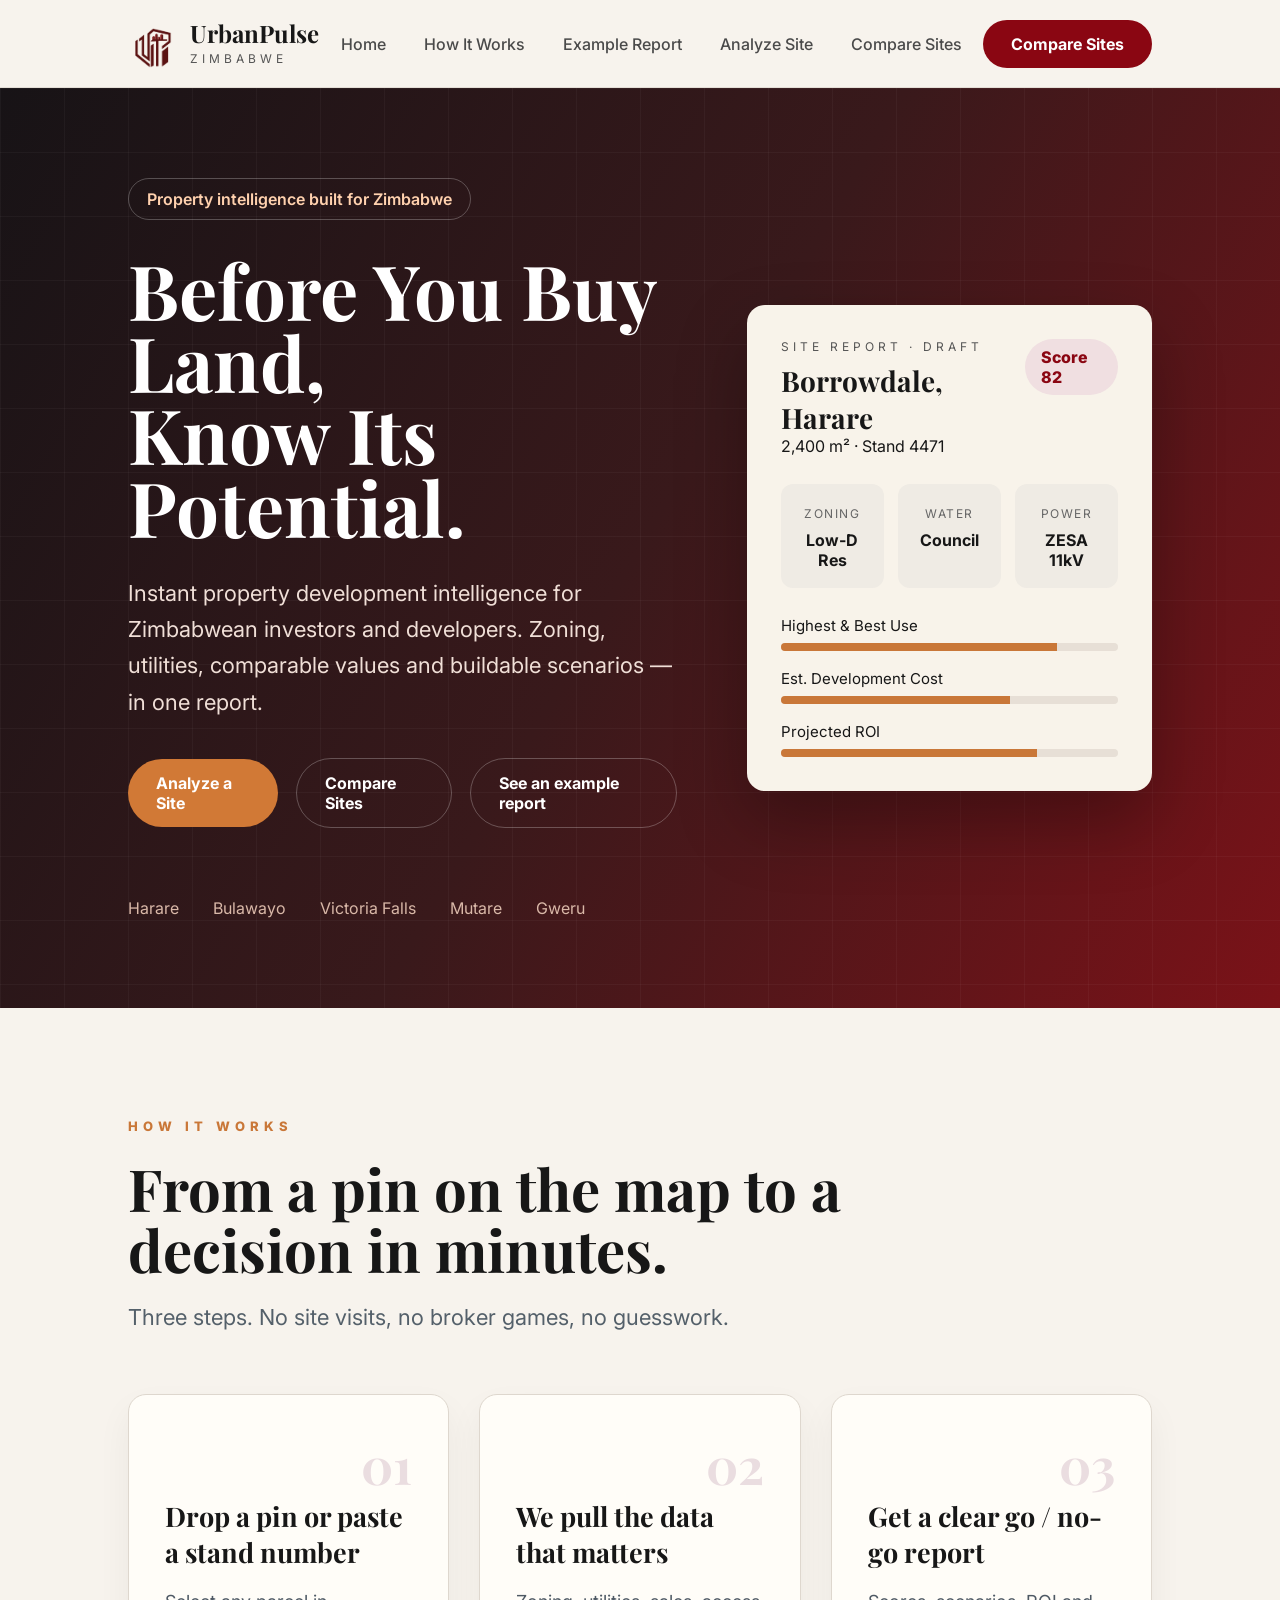
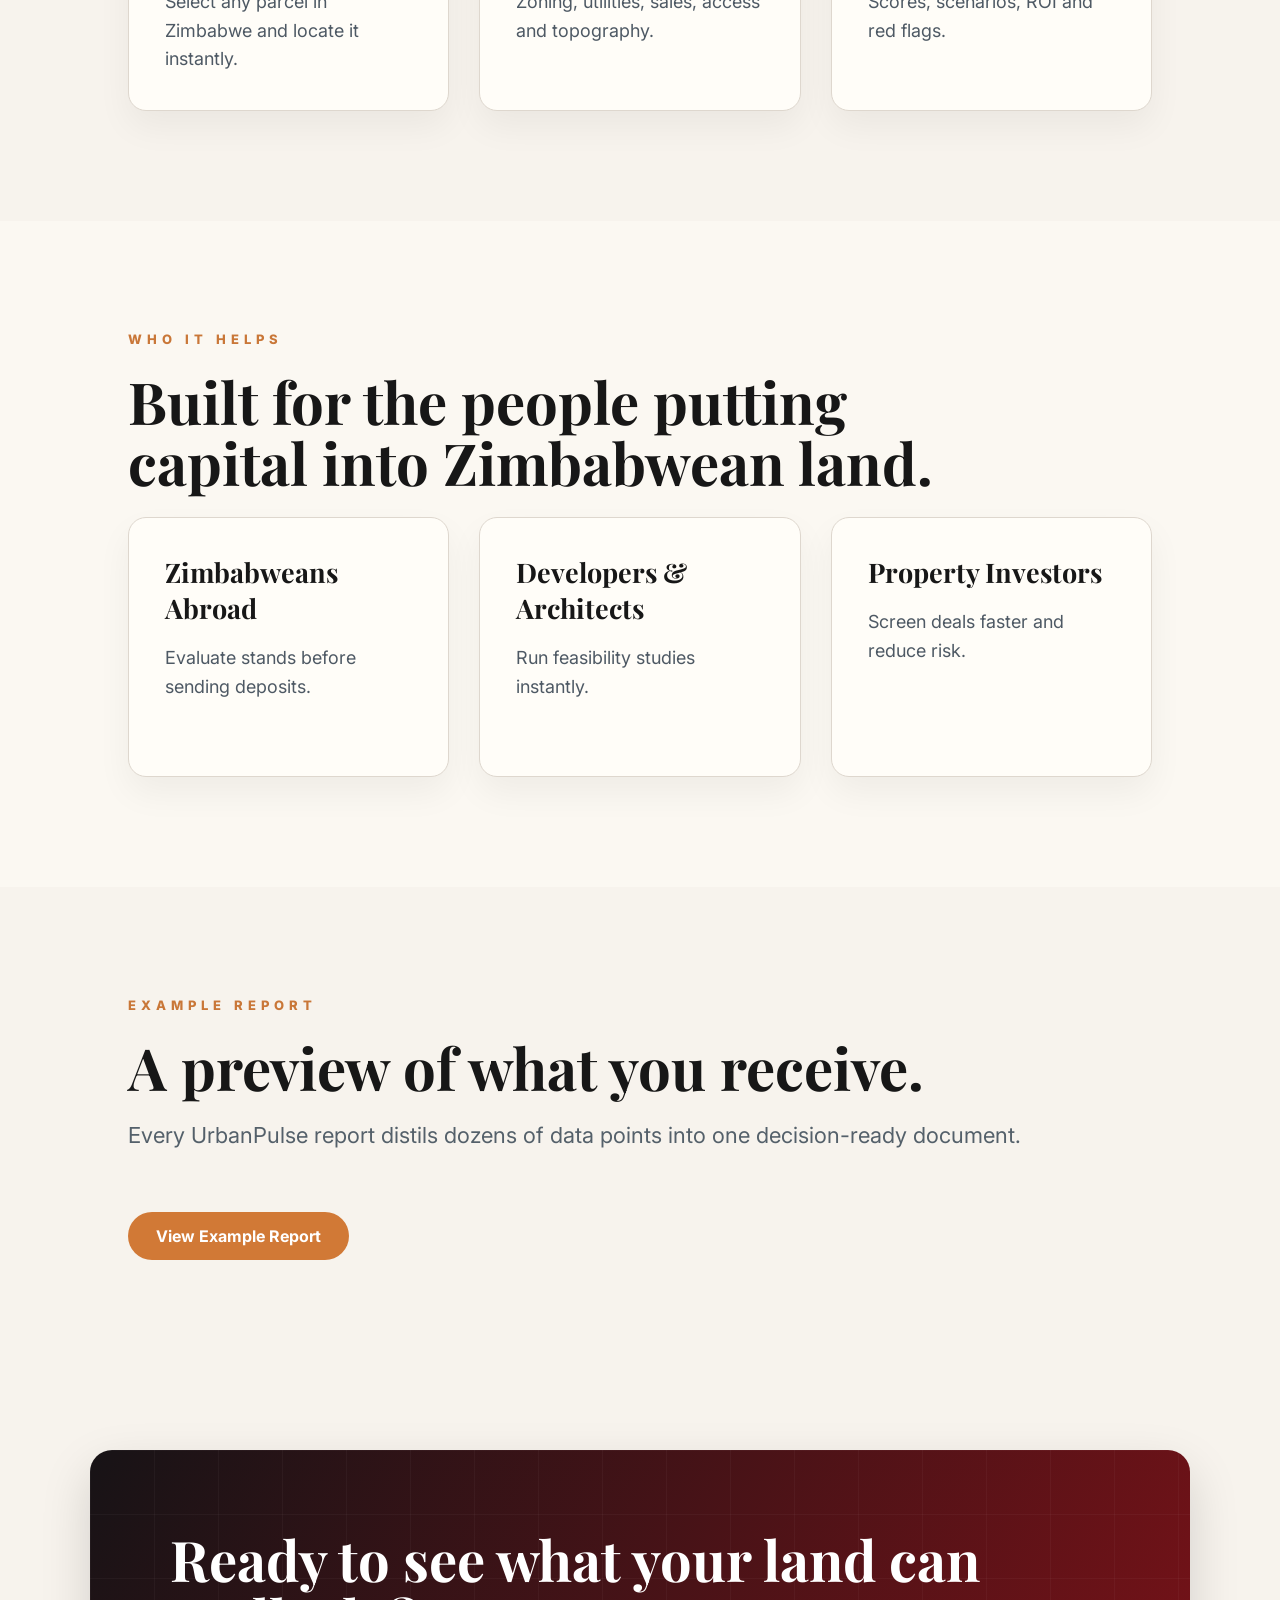
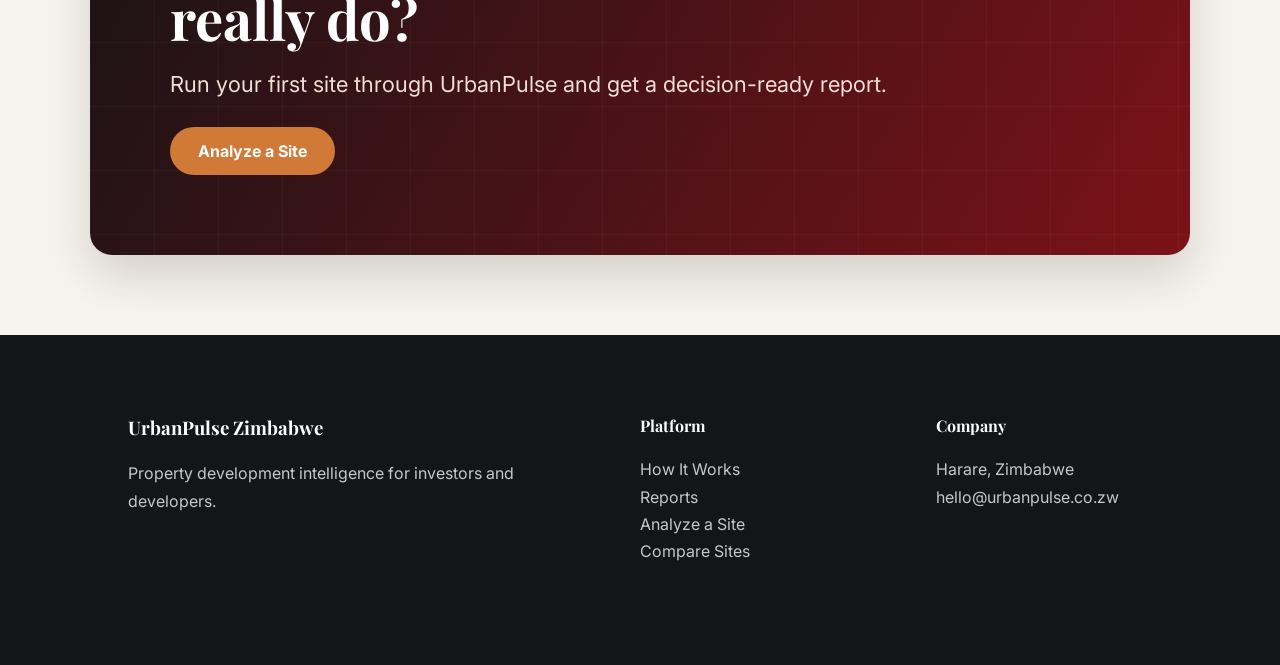
<file: index.html>
<!DOCTYPE html>
<html lang="en">

<head>
<meta charset="UTF-8">
<meta name="viewport" content="width=device-width, initial-scale=1.0">

<title>UrbanPulse Zimbabwe</title>

<link rel="stylesheet" href="style.css">

<link rel="preconnect" href="https://fonts.googleapis.com">
<link href="https://fonts.googleapis.com/css2?family=Playfair+Display:wght@600;700&family=Inter:wght@300;400;500;600&display=swap" rel="stylesheet">

</head>

<body>

<!-- NAVBAR -->

<header class="navbar">

<a href="index.html" class="logo-link">

<div class="logo-section">

<img src="images/urban pulse logo.png" alt="UrbanPulse Logo" class="logo">

<div>
<h2>UrbanPulse</h2>
<p>ZIMBABWE</p>
</div>

</div>

</a>

<nav>

<a href="#">Home</a>
<a href="#how-it-works">How It Works</a>
<a href="report.html">Example Report</a>
<a href="analyze.html">Analyze Site</a>
<a href="compare.html">Compare Sites</a>
</nav>

<a href="compare.html" class="nav-button">
Compare Sites
</a>

</header>

<!-- HERO -->

<section class="hero">

<div class="hero-left">

<div class="badge">
Property intelligence built for Zimbabwe
</div>

<h1>
Before You Buy Land,<br>
Know Its Potential.
</h1>

<p>
Instant property development intelligence for Zimbabwean
investors and developers. Zoning, utilities, comparable values
and buildable scenarios — in one report.
</p>

<div class="hero-buttons">

<a href="analyze.html" class="primary-btn">
Analyze a Site
</a>

<a href="compare.html" class="secondary-btn">
Compare Sites
</a>

<a href="#report-preview" class="secondary-btn">
See an example report
</a>

</div>

<div class="cities">

<span>Harare</span>
<span>Bulawayo</span>
<span>Victoria Falls</span>
<span>Mutare</span>
<span>Gweru</span>

</div>

</div>

<div class="hero-right">

<div class="preview-card">

<div class="card-top">

<div>
<p class="small-title">SITE REPORT · DRAFT</p>
<h3>Borrowdale, Harare</h3>
<p>2,400 m² · Stand 4471</p>
</div>

<div class="score-pill">
Score 82
</div>

</div>

<div class="metrics">

<div class="metric">
<span>ZONING</span>
<h4>Low-D Res</h4>
</div>

<div class="metric">
<span>WATER</span>
<h4>Council</h4>
</div>

<div class="metric">
<span>POWER</span>
<h4>ZESA 11kV</h4>
</div>

</div>

<div class="progress-item">
<p>Highest & Best Use</p>
<div class="bar"><div class="fill"></div></div>
</div>

<div class="progress-item">
<p>Est. Development Cost</p>
<div class="bar"><div class="fill fill2"></div></div>
</div>

<div class="progress-item">
<p>Projected ROI</p>
<div class="bar"><div class="fill fill3"></div></div>
</div>

</div>

</div>

</section>

<!-- HOW IT WORKS -->

<section id="how-it-works" class="section">

<p class="section-label">
HOW IT WORKS
</p>

<h2>
From a pin on the map to a decision in minutes.
</h2>

<p class="section-subtitle">
Three steps. No site visits, no broker games, no guesswork.
</p>

<div class="three-cards">

<div class="info-card">
<h3>01</h3>
<h4>Drop a pin or paste a stand number</h4>
<p>Select any parcel in Zimbabwe and locate it instantly.</p>
</div>

<div class="info-card">
<h3>02</h3>
<h4>We pull the data that matters</h4>
<p>Zoning, utilities, sales, access and topography.</p>
</div>

<div class="info-card">
<h3>03</h3>
<h4>Get a clear go / no-go report</h4>
<p>Scores, scenarios, ROI and red flags.</p>
</div>

</div>

</section>

<!-- WHO IT HELPS -->

<section class="section light">

<p class="section-label">
WHO IT HELPS
</p>

<h2>
Built for the people putting capital into Zimbabwean land.
</h2>

<div class="three-cards">

<div class="info-card">
<h4>Zimbabweans Abroad</h4>
<p>Evaluate stands before sending deposits.</p>
</div>

<div class="info-card">
<h4>Developers & Architects</h4>
<p>Run feasibility studies instantly.</p>
</div>

<div class="info-card">
<h4>Property Investors</h4>
<p>Screen deals faster and reduce risk.</p>
</div>

</div>

</section>

<!-- REPORT PREVIEW -->

<section id="report-preview" class="section">

<p class="section-label">
EXAMPLE REPORT
</p>

<h2>
A preview of what you receive.
</h2>

<p class="section-subtitle">
Every UrbanPulse report distils dozens of data points into one decision-ready document.
</p>

<a href="report.html" class="primary-btn">
View Example Report
</a>

</section>

<!-- CTA -->

<section class="cta">

<h2>
Ready to see what your land can really do?
</h2>

<p>
Run your first site through UrbanPulse and get a decision-ready report.
</p>

<a href="analyze.html" class="primary-btn">
Analyze a Site
</a>

</section>

<!-- FOOTER -->

<footer>

<div class="footer-content">

<div>

<h3>UrbanPulse Zimbabwe</h3>

<p>
Property development intelligence for investors and developers.
</p>

</div>

<div>

<h4>Platform</h4>

<p>How It Works</p>
<p>Reports</p>
<p>Analyze a Site</p>
<p>Compare Sites</p>

</div>

<div>

<h4>Company</h4>

<p>Harare, Zimbabwe</p>
<p>hello@urbanpulse.co.zw</p>

</div>

</div>

</footer>

</body>
</html>
</file>
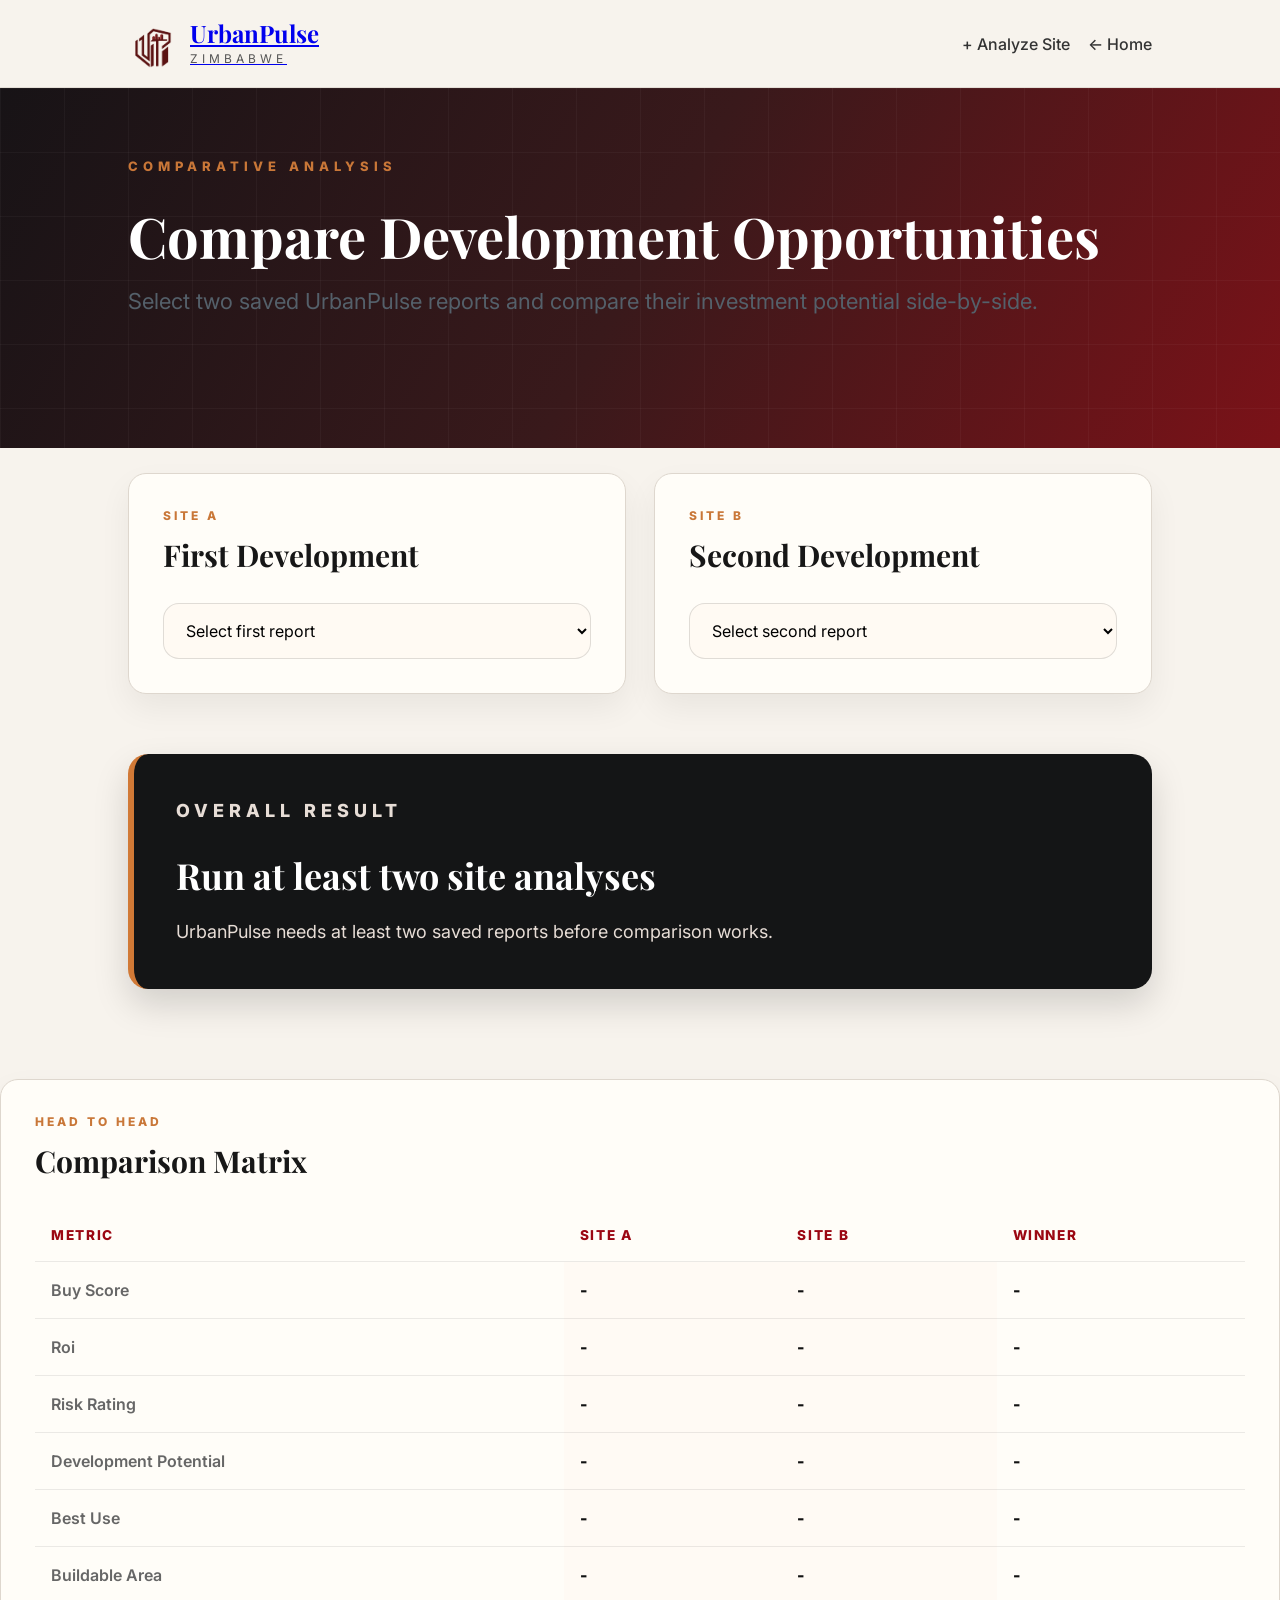
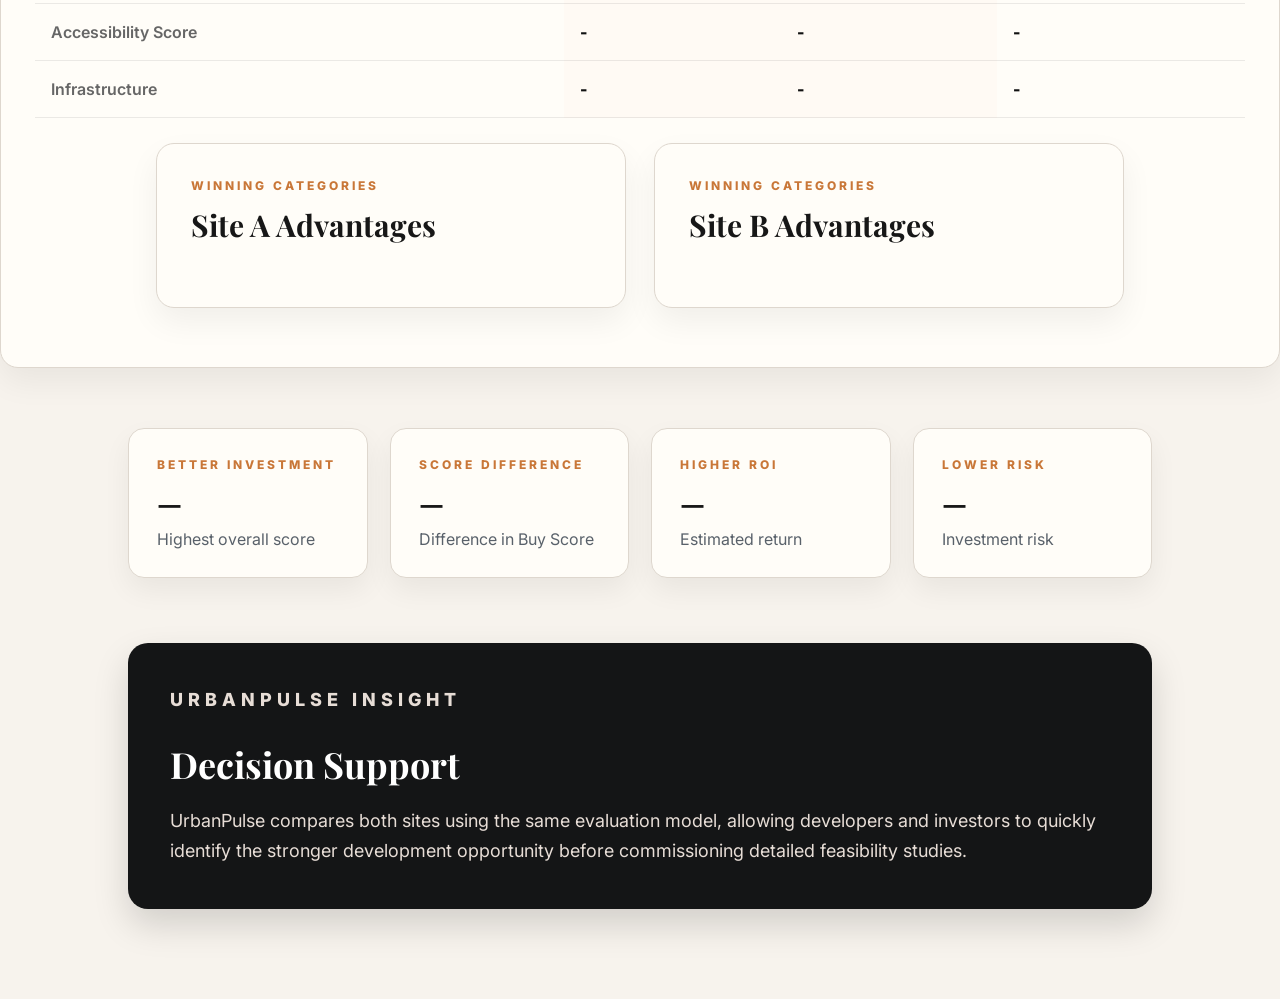
<file: compare.html>
<!DOCTYPE html>
<html lang="en">

<head>
<meta charset="UTF-8">
<meta name="viewport" content="width=device-width, initial-scale=1.0">

<title>Compare Sites | UrbanPulse Zimbabwe</title>

<link rel="stylesheet" href="style.css">

<link rel="preconnect" href="https://fonts.googleapis.com">
<link href="https://fonts.googleapis.com/css2?family=Playfair+Display:wght@600;700&family=Inter:wght@300;400;500;600;700;800&display=swap" rel="stylesheet">

</head>

<body>

<header class="navbar">

<a href="index.html" class="logo-section">

<img src="images/urban pulse logo.png" class="logo">

<div>
<h2>UrbanPulse</h2>
<p>ZIMBABWE</p>
</div>

</a>

<div class="header-links">
<a href="analyze.html" class="back-link">+ Analyze Site</a>
<a href="index.html" class="back-link">← Home</a>
</div>

</header>

<main class="report-page">

<section class="report-hero">

<div>

<p class="section-label">
COMPARATIVE ANALYSIS
</p>

<h1>
Compare Development Opportunities
</h1>

<p class="section-subtitle">
Select two saved UrbanPulse reports and compare their investment potential side-by-side.
</p>

</div>

</section>

<section class="report-grid">

<div class="report-card-large">

<div class="card-heading">
<p>SITE A</p>
<h2>First Development</h2>
</div>

<select id="siteA" class="compare-select">

<option value="">
Select first report
</option>

</select>

</div>

<div class="report-card-large">

<div class="card-heading">
<p>SITE B</p>
<h2>Second Development</h2>
</div>

<select id="siteB" class="compare-select">

<option value="">
Select second report
</option>

</select>

</div>

</section>

<section class="recommendation-card verdict-card">

<p class="section-label">
OVERALL RESULT
</p>

<h2 id="winnerTitle">
Run a comparison
</h2>

<p id="winnerText">
Select two saved reports to discover which site offers the stronger development opportunity.
</p>

</section>

<section class="report-card-large">

<div class="card-heading">

<p>HEAD TO HEAD</p>

<h2>
Comparison Matrix
</h2>

</div>

<table class="compare-table">

<thead>

<tr>

<th>Metric</th>

<th id="siteAHeading">
Site A
</th>

<th id="siteBHeading">
Site B
</th>

<th>
Winner
</th>

</tr>

</thead>

<tbody>

<tr>
<td>Buy Score</td>
<td id="tableAScore">-</td>
<td id="tableBScore">-</td>
<td id="winnerScore">-</td>
</tr>

<tr>
<td>Roi</td>
<td id="tableARoi">-</td>
<td id="tableBRoi">-</td>
<td id="winnerRoi">-</td>
</tr>

<tr>
<td>Risk Rating</td>
<td id="tableARisk">-</td>
<td id="tableBRisk">-</td>
<td id="winnerRisk">-</td>
</tr>

<tr>
<td>Development Potential</td>
<td id="tableAPotential">-</td>
<td id="tableBPotential">-</td>
<td id="winnerPotential">-</td>
</tr>

<tr>
<td>Best Use</td>
<td id="tableABestUse">-</td>
<td id="tableBBestUse">-</td>
<td id="winnerBestUse">-</td>
</tr>

<tr>
<td>Buildable Area</td>
<td id="tableABuildable">-</td>
<td id="tableBBuildable">-</td>
<td id="winnerBuildable">-</td>
</tr>

<tr>
<td>Accessibility Score</td>
<td id="tableAAccess">-</td>
<td id="tableBAccess">-</td>
<td id="winnerAccess">-</td>
</tr>

<tr>
<td>Infrastructure</td>
<td id="tableAInfrastructure">-</td>
<td id="tableBInfrastructure">-</td>
<td id="winnerInfrastructure">-</td>
</tr>

</tbody>

</table>
<section class="report-grid">

<div class="report-card-large">

<div class="card-heading">
<p>WINNING CATEGORIES</p>
<h2>Site A Advantages</h2>
</div>

<ul id="siteAWins" class="report-list">
</ul>

</div>

<div class="report-card-large">

<div class="card-heading">
<p>WINNING CATEGORIES</p>
<h2>Site B Advantages</h2>
</div>

<ul id="siteBWins" class="report-list">
</ul>

</div>

</section>
</section>

<section class="kpi-grid">

<div class="kpi-card">

<p>Better Investment</p>

<h2 id="recommendedSite">
—
</h2>

<span>
Highest overall score
</span>

</div>

<div class="kpi-card">

<p>Score Difference</p>

<h2 id="scoreDifference">
—
</h2>

<span>
Difference in Buy Score
</span>

</div>

<div class="kpi-card">

<p>Higher ROI</p>

<h2 id="higherROI">
—
</h2>

<span>
Estimated return
</span>

</div>

<div class="kpi-card">

<p>Lower Risk</p>

<h2 id="lowerRisk">
—
</h2>

<span>
Investment risk
</span>

</div>

</section>

<section class="recommendation-card">

<p class="section-label">

URBANPULSE INSIGHT

</p>

<h2>

Decision Support

</h2>

<p>

UrbanPulse compares both sites using the same evaluation model,
allowing developers and investors to quickly identify the stronger
development opportunity before commissioning detailed feasibility
studies.

</p>

</section>

</main>

<script src="compare.js"></script>

</body>

</html>
</file>
<file: style.css>
*{
  margin:0;
  padding:0;
  box-sizing:border-box;
}

body{
  background:#f7f3ed;
  color:#171717;
  font-family:"Inter", Arial, sans-serif;
}

h1,h2,h3,h4{
  font-family:"Playfair Display", Georgia, serif;
}

.navbar{
  height:88px;
  padding:0 10%;
  display:flex;
  align-items:center;
  justify-content:space-between;
  background:#f7f3ed;
  border-bottom:1px solid #e4ded6;
  position:sticky;
  top:0;
  z-index:50;
}

.logo-section{
  display:flex;
  align-items:center;
  gap:14px;
}

.logo{
  width:48px;
  height:48px;
  object-fit:contain;
}

.logo-section h2{
  font-size:24px;
  line-height:1;
}

.logo-section p{
  font-size:12px;
  letter-spacing:4px;
  color:#555;
  margin-top:6px;
}

nav{
  display:flex;
  gap:38px;
}

nav a{
  text-decoration:none;
  color:#4a4a4a;
  font-weight:500;
}

.nav-button,
.primary-btn{
  background:#8a0612;
  color:white;
  padding:14px 28px;
  border-radius:999px;
  text-decoration:none;
  font-weight:700;
  display:inline-block;
}

.hero{
  min-height:760px;
  padding:90px 10%;
  display:grid;
  grid-template-columns:1.15fr 0.85fr;
  gap:70px;
  align-items:center;
  color:white;
  background-image:
    linear-gradient(rgba(255,255,255,0.035) 1px, transparent 1px),
    linear-gradient(90deg, rgba(255,255,255,0.035) 1px, transparent 1px),
    linear-gradient(120deg,#171316,#39191b,#7b1218);
  background-size:64px 64px,64px 64px,cover;
}

.badge{
  display:inline-block;
  padding:10px 18px;
  border:1px solid rgba(255,255,255,0.25);
  border-radius:999px;
  color:#ffd1ae;
  font-weight:600;
  margin-bottom:34px;
}

.hero h1{
  font-size:76px;
  line-height:0.95;
  max-width:850px;
  margin-bottom:32px;
}

.hero h1 br + *{
  color:#e8b38e;
}

.hero-left > p{
  max-width:700px;
  font-size:22px;
  line-height:1.65;
  color:#f0dfd7;
}

.hero-buttons{
  margin-top:38px;
  display:flex;
  gap:18px;
  align-items:center;
}

.primary-btn{
  background:#d17936;
}

.secondary-btn{
  color:white;
  padding:14px 28px;
  border-radius:999px;
  border:1px solid rgba(255,255,255,0.25);
  text-decoration:none;
  font-weight:700;
}

.cities{
  margin-top:70px;
  display:flex;
  gap:34px;
  color:#d9b8a8;
}

.preview-card{
  background:#f8f3ea;
  color:#171717;
  border-radius:18px;
  padding:34px;
  box-shadow:0 30px 70px rgba(0,0,0,0.3);
}

.card-top{
  display:flex;
  justify-content:space-between;
  gap:20px;
  margin-bottom:28px;
}

.small-title{
  font-size:12px;
  letter-spacing:4px;
  color:#555;
  margin-bottom:8px;
}

.card-top h3{
  font-size:28px;
}

.score-pill{
  background:#f0dfe1;
  color:#8a0612;
  padding:8px 16px;
  border-radius:999px;
  font-weight:800;
  height:max-content;
}

.metrics{
  display:grid;
  grid-template-columns:repeat(3,1fr);
  gap:14px;
  margin-bottom:28px;
}

.metric{
  background:#efebe4;
  padding:18px;
  border-radius:12px;
  text-align:center;
}

.metric span{
  font-size:12px;
  letter-spacing:1.5px;
  color:#666;
}

.metric h4{
  margin-top:8px;
  font-family:Inter, Arial, sans-serif;
}

.progress-item{
  margin-top:18px;
}

.progress-item p{
  font-size:15px;
  margin-bottom:8px;
}

.bar{
  height:8px;
  border-radius:999px;
  background:#e7dfd6;
  overflow:hidden;
}

.fill{
  height:100%;
  width:82%;
  background:#c97738;
}

.fill2{
  width:68%;
}

.fill3{
  width:76%;
}

.section{
  padding:110px 10%;
  background:#f7f3ed;
}

.section-label{
  letter-spacing:5px;
  font-size:13px;
  color:#c97738;
  font-weight:800;
  margin-bottom:24px;
}

.section h2{
  font-size:58px;
  line-height:1.05;
  max-width:850px;
  margin-bottom:24px;
}

.section-subtitle{
  font-size:22px;
  color:#54606a;
  margin-bottom:64px;
}

.three-cards{
  display:grid;
  grid-template-columns:repeat(3,1fr);
  gap:30px;
}

.info-card{
  background:#fffdf8;
  border:1px solid #ded7ce;
  border-radius:18px;
  padding:36px;
  min-height:260px;
  box-shadow:0 16px 35px rgba(0,0,0,0.05);
}

.info-card h3{
  font-size:50px;
  color:#eadde0;
  text-align:right;
}

.info-card h4{
  font-size:27px;
  margin-bottom:18px;
}

.info-card p{
  font-size:18px;
  line-height:1.6;
  color:#4e5964;
}

.light{
  background:#fbf8f2;
}

.cta{
  margin:80px auto;
  max-width:1100px;
  padding:80px;
  border-radius:22px;
  color:white;
  background-image:
    linear-gradient(rgba(255,255,255,0.035) 1px, transparent 1px),
    linear-gradient(90deg, rgba(255,255,255,0.035) 1px, transparent 1px),
    linear-gradient(120deg,#171316,#7b1218);
  background-size:64px 64px,64px 64px,cover;
  box-shadow:0 20px 50px rgba(0,0,0,0.15);
}

.cta h2{
  font-size:56px;
  line-height:1.05;
  margin-bottom:24px;
}

.cta p{
  font-size:22px;
  margin-bottom:30px;
  color:#f1ded5;
}

footer{
  background:#141516;
  color:white;
  padding:80px 10% 40px;
}

.footer-content{
  display:grid;
  grid-template-columns:2fr 1fr 1fr;
  gap:80px;
  margin-bottom:60px;
}

footer h3,
footer h4{
  margin-bottom:20px;
}

footer p{
  color:#c7c7c7;
  line-height:1.7;
}

@media(max-width:900px){
  .navbar{
    height:auto;
    padding:18px 24px;
    flex-wrap:wrap;
    gap:18px;
  }

  nav{
    display:none;
  }

  .hero{
    grid-template-columns:1fr;
    padding:70px 24px;
  }

  .hero h1{
    font-size:48px;
  }

  .hero-left > p{
    font-size:18px;
  }

  .hero-buttons{
    flex-direction:column;
    align-items:flex-start;
  }

  .cities{
    flex-wrap:wrap;
    gap:16px;
  }

  .metrics,
  .three-cards,
  .footer-content{
    grid-template-columns:1fr;
  }

  .section{
    padding:80px 24px;
  }

  .section h2{
    font-size:42px;
  }

  .cta{
    margin:40px 24px;
    padding:50px 30px;
  }

  .cta h2{
    font-size:40px;
  }
}

.back-link{
  color:#333;
  text-decoration:none;
  font-weight:500;
}

.analyze-page{
  min-height:calc(100vh - 88px);
  background:#f7f3ed;
  padding:48px 10%;
}

.analyze-panel{
  display:grid;
  grid-template-columns:1.2fr 0.8fr;
  gap:36px;
  align-items:start;
}

.form-card,
.map-card{
  background:#fffdf8;
  border:1px solid #ded7ce;
  border-radius:20px;
  box-shadow:0 18px 40px rgba(0,0,0,0.06);
  overflow:hidden;
}

.form-card{
  padding:42px;
}

.form-card h1{
  font-size:34px;
  margin-bottom:12px;
}

.form-card > p{
  color:#56616b;
  font-size:17px;
  margin-bottom:34px;
}

.form-grid{
  display:grid;
  grid-template-columns:1fr 1fr;
  gap:24px;
}

.field{
  display:flex;
  flex-direction:column;
  gap:10px;
  margin-bottom:24px;
}

.field label{
  text-transform:uppercase;
  letter-spacing:4px;
  font-size:12px;
  color:#59616a;
  font-weight:800;
}

.field small{
  color:#6b7280;
  font-size:13px;
}

.field input,
.field select{
  height:54px;
  border-radius:10px;
  border:1px solid #d7d0c7;
  padding:0 16px;
  font-size:16px;
  background:#fbf8f2;
}

.type-buttons{
  display:grid;
  grid-template-columns:repeat(3,1fr);
  gap:12px;
}

.type-btn{
  height:52px;
  border-radius:10px;
  border:1px solid #d7d0c7;
  background:#fbf8f2;
  color:#222;
  font-weight:700;
  cursor:pointer;
}

.type-btn.active{
  background:#8a0612;
  color:white;
  border-color:#8a0612;
}

.form-actions{
  display:flex;
  align-items:center;
  gap:22px;
  margin-top:12px;
}

.primary-submit{
  background:#d17936;
  color:white;
  border:none;
  border-radius:999px;
  padding:18px 32px;
  font-size:17px;
  font-weight:800;
  cursor:pointer;
}

.form-actions span{
  color:#59616a;
}

.map-header{
  padding:28px 32px;
  display:flex;
  justify-content:space-between;
  align-items:start;
}

.map-header p{
  letter-spacing:5px;
  font-size:12px;
  color:#8a0612;
  margin-bottom:8px;
}

.map-header h2{
  font-size:24px;
}

.map-header span{
  background:#f0dfe1;
  color:#8a0612;
  padding:8px 16px;
  border-radius:999px;
  font-weight:800;
  font-size:12px;
}

.fake-map{
  height:620px;
  background-image:
    linear-gradient(rgba(255,255,255,0.04) 1px, transparent 1px),
    linear-gradient(90deg, rgba(255,255,255,0.04) 1px, transparent 1px),
    linear-gradient(120deg,#191a1c,#2b2321,#4c2a1d);
  background-size:48px 48px,48px 48px,cover;
  color:white;
  display:flex;
  flex-direction:column;
  align-items:center;
  justify-content:center;
  text-align:center;
}

.pin{
  width:58px;
  height:58px;
  background:#d17936;
  border-radius:50%;
  display:flex;
  align-items:center;
  justify-content:center;
  font-size:30px;
  margin-bottom:22px;
}

#map{
  height:620px;
  width:100%;
  border-radius:0 0 20px 20px;
}

@media(max-width:900px){
  .analyze-page{
    padding:30px 24px;
  }

  .analyze-panel{
    grid-template-columns:1fr;
  }

  .form-grid{
    grid-template-columns:1fr;
  }

  .type-buttons{
    grid-template-columns:1fr;
  }

  .form-actions{
    flex-direction:column;
    align-items:flex-start;
  }
}
.report-page{
  background:#f7f3ed;
  min-height:100vh;
}

.report-hero{
  padding:70px 10%;
  background-image:
    linear-gradient(rgba(255,255,255,0.035) 1px, transparent 1px),
    linear-gradient(90deg, rgba(255,255,255,0.035) 1px, transparent 1px),
    linear-gradient(120deg,#171316,#39191b,#7b1218);
  background-size:64px 64px,64px 64px,cover;
  color:white;
  display:flex;
  justify-content:space-between;
  align-items:center;
}

.report-hero h1{
  font-size:56px;
  margin:15px 0;
}

.report-meta{
  display:flex;
  gap:24px;
  color:#ead0c2;
}

.download-btn{
  background:#d17936;
  color:white;
  border:none;
  padding:16px 28px;
  border-radius:999px;
  font-weight:800;
  cursor:pointer;
}

.kpi-grid{
  padding:60px 10% 30px;
  display:grid;
  grid-template-columns:repeat(4,1fr);
  gap:22px;
}

.kpi-card{
  background:#fffdf8;
  border:1px solid #ded7ce;
  border-radius:16px;
  padding:28px;
  box-shadow:0 12px 28px rgba(0,0,0,0.06);
}

.kpi-card p,
.card-heading p{
  letter-spacing:3px;
  font-size:12px;
  color:#c97738;
  font-weight:800;
  text-transform:uppercase;
  margin-bottom:12px;
}

.kpi-card h2{
  font-size:28px;
  margin-bottom:8px;
}

.kpi-card span{
  color:#59616a;
}

.kpi-card.highlight{
  background:#8a0612;
  color:white;
}

.kpi-card.highlight p,
.kpi-card.highlight span{
  color:#f2c6b0;
}

.report-grid{
  padding:25px 10%;
  display:grid;
  grid-template-columns:1fr 1fr;
  gap:28px;
}

.report-card-large{
  background:#fffdf8;
  border:1px solid #ded7ce;
  border-radius:18px;
  padding:34px;
  box-shadow:0 14px 32px rgba(0,0,0,0.06);
}

.card-heading h2{
  font-size:30px;
  margin-bottom:28px;
}

.yield-grid{
  display:grid;
  grid-template-columns:repeat(3,1fr);
  gap:16px;
}

.yield-grid div{
  background:#f3eee7;
  border-radius:14px;
  padding:22px;
  text-align:center;
}

.yield-grid span{
  font-size:12px;
  letter-spacing:2px;
  text-transform:uppercase;
  color:#59616a;
}

.yield-grid h3{
  font-size:38px;
  color:#8a0612;
  margin:12px 0 4px;
}

.readiness-list{
  display:grid;
  gap:18px;
}

.readiness-list div{
  display:flex;
  justify-content:space-between;
  padding-bottom:14px;
  border-bottom:1px solid #e3ddd5;
}

.readiness-list span{
  color:#59616a;
}

.report-list{
  padding-left:20px;
  display:grid;
  gap:14px;
  line-height:1.6;
}

.report-list li::marker{
  color:#c97738;
}

.warning li::marker{
  color:#8a0612;
}

.recommendation-card{
  margin:35px 10% 90px;
  background:#141516;
  color:white;
  border-radius:20px;
  padding:42px;
  box-shadow:0 16px 35px rgba(0,0,0,0.15);
}

.recommendation-card h2{
  font-size:36px;
  margin-bottom:18px;
}

.recommendation-card p{
  color:#e7ddd6;
  line-height:1.7;
  font-size:18px;
}

.disclaimer{
  margin-top:28px;
  padding:18px;
  border-radius:12px;
  background:rgba(255,255,255,0.08);
  color:#cfcfcf;
  line-height:1.6;
}

@media(max-width:900px){
  .report-hero{
    padding:50px 24px;
    flex-direction:column;
    align-items:flex-start;
    gap:24px;
  }

  .report-hero h1{
    font-size:42px;
  }

  .report-meta{
    flex-direction:column;
    gap:8px;
  }

  .kpi-grid,
  .report-grid{
    grid-template-columns:1fr;
    padding-left:24px;
    padding-right:24px;
  }

  .yield-grid{
    grid-template-columns:1fr;
  }

  .recommendation-card{
    margin:30px 24px 70px;
  }
}
.logo-link{
  text-decoration:none;
  color:inherit;
}

.logo-link:hover{
  opacity:0.9;
}

.yield-note {
  margin-top: 18px;
  font-size: 0.82rem;
  line-height: 1.5;
  color: #6f746d;
}
/* PDF export fixes */
.pdf-exporting .report-actions,
.pdf-exporting #downloadPdf,
.pdf-exporting .download-btn {
  display: none !important;
}

.report-card-large,
.report-card,
.kpi-card,
.recommendation-card,
.verdict-card {
  break-inside: avoid;
  page-break-inside: avoid;
}

.report-grid,
.kpi-grid {
  break-inside: avoid;
  page-break-inside: avoid;
}

@media print {
  .report-actions,
  #downloadPdf,
  .download-btn,
  .navbar {
    display: none !important;
  }

  body {
    background: #f4f0e8;
  }

  .report-page {
    padding: 0;
  }
}
/* Compare Sites Page */

.header-links {
  display: flex;
  gap: 18px;
  align-items: center;
}

.compare-select {
  width: 100%;
  padding: 16px 18px;
  border-radius: 16px;
  border: 1px solid rgba(0, 0, 0, 0.12);
  background: #fffaf3;
  font-family: Inter, sans-serif;
  font-size: 1rem;
  outline: none;
}

.compare-table {
  width: 100%;
  border-collapse: collapse;
  font-family: Inter, sans-serif;
}

.compare-table th,
.compare-table td {
  padding: 18px 16px;
  text-align: left;
  border-bottom: 1px solid rgba(0, 0, 0, 0.08);
}

.compare-table th {
  color: #9b0712;
  font-weight: 800;
  font-size: 0.85rem;
  text-transform: uppercase;
  letter-spacing: 0.12em;
}

.compare-table td:first-child {
  color: #666;
  font-weight: 600;
}

.compare-table td:not(:first-child) {
  font-weight: 800;
  color: #111;
}

@media (max-width: 800px) {
  .header-links {
    flex-direction: column;
    align-items: flex-end;
    gap: 8px;
  }

  .compare-table {
    font-size: 0.85rem;
  }

  .compare-table th,
  .compare-table td {
    padding: 12px 8px;
  }
}
/* Compare page polish */

.compare-select:focus {
  border-color: #9b0712;
  box-shadow: 0 0 0 4px rgba(155, 7, 18, 0.08);
}

.compare-table tr:hover td {
  background: rgba(155, 7, 18, 0.04);
}

.compare-table td:nth-child(2),
.compare-table td:nth-child(3) {
  background: rgba(255, 250, 243, 0.75);
}

.verdict-card {
  border-left: 6px solid #d17936;
}

.header-links a {
  white-space: nowrap;
}
</file>
